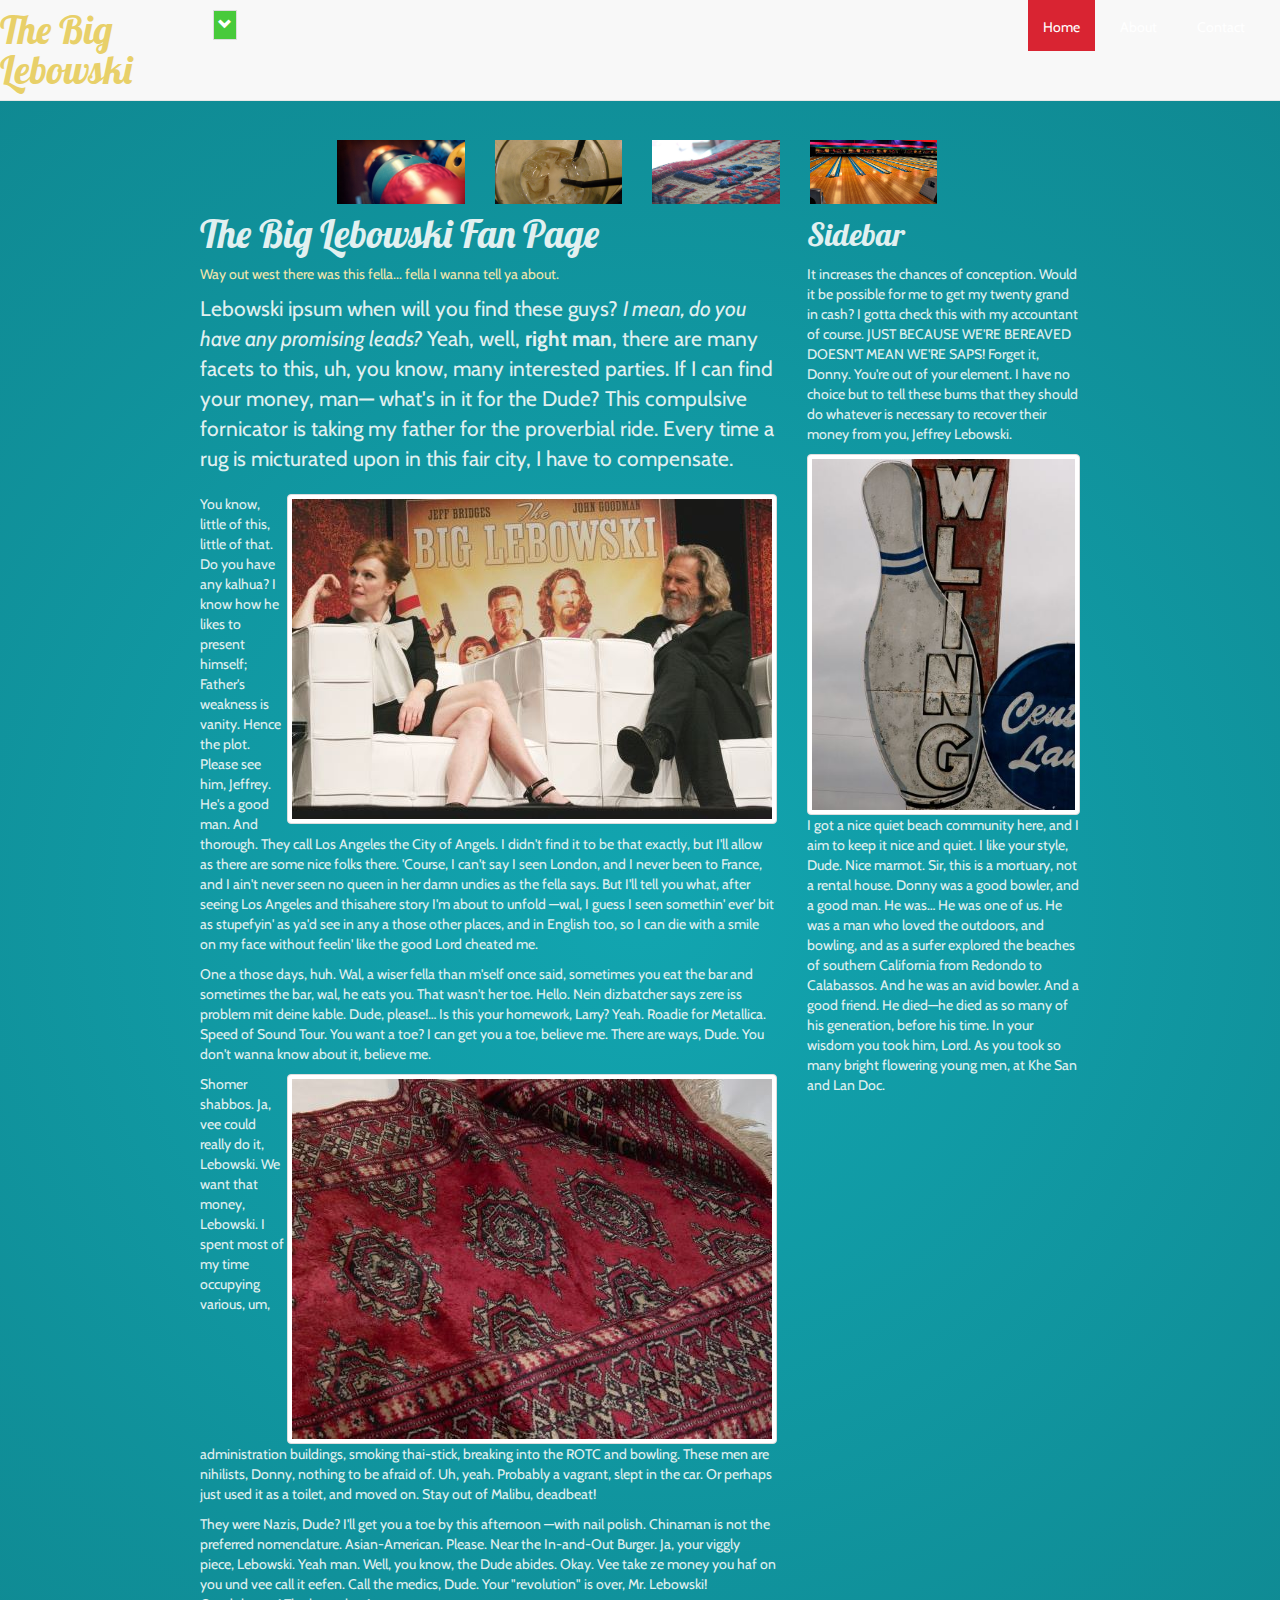
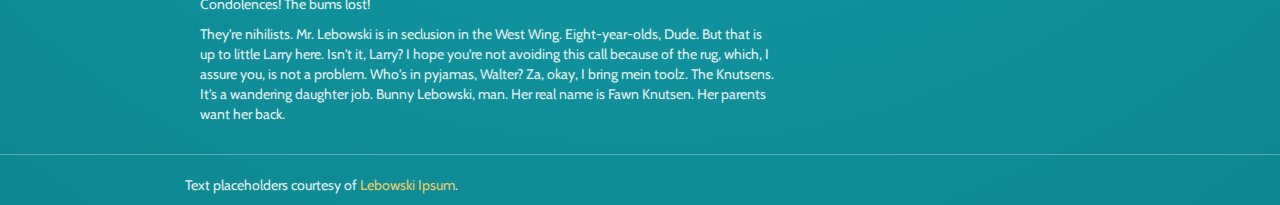
<file: Index.html>
﻿<!DOCTYPE html>
<html lang="en">
<head>
  <meta charset="utf-8" />
  <meta name="viewport" content="width=device-width, initial-scale=1.0">
	<title>The Big Lebowski</title>
	<link rel="stylesheet" href="css/bootstrap.min.css">
	<link rel="stylesheet" href="css/amelia-bootstrap.min.css">
  <link rel="stylesheet" href="css/site.css">
</head>
<body>
	
  <div id="page">

    <!-- HEADER -->
    <header class="container">
      <div id="menu" class="navbar navbar-default navbar-fixed-top">
        <div class="navbar-header">
  				<button class="btn btn-success navbar-toggle" data-toggle="collapse" data-target=".navbar-collapse"> <span class="glyphicon glyphicon glyphicon-chevron-down"></span> </button>
  				<div id="logo">
  					<a href='Index.html'><h1>The Big Lebowski</h1></a>
  				</div>
        </div>
          <div class="navbar-collapse collapse">
  					<ul class="nav navbar-nav navbar-right">
  						<li class="nav active"><a href="Index.html">Home</a></li>
  						<li class="nav"><a href="About.html">About</a></li>
  						<li class="nav"><a href="Contact.html">Contact</a></li>
  					</ul>
          </div>
      </div>
    </header>
    <!-- HEADER ENDS -->
    <section id="body" class="container">
			
			<div class="row visible-md visible-lg">
				<img src="images/carousel-1.jpg" alt="1" class="col-md-2 col-md-offset-2">
				<img src="images/carousel-2.jpg" alt="2" class="col-md-2">
				<img src="images/carousel-3.jpg" alt="3" class="col-md-2">
				<img src="images/carousel-4.jpg" alt="4" class="col-md-2">
			</div>
			
      <section id="main" class="col-md-8 col-sm-9">

        <h1>The Big Lebowski Fan Page</h1>
				<p class="text-warning">Way out west there was this fella... fella I wanna tell ya about.</p>

        <p class="lead">Lebowski ipsum when will you find these guys? <em>I mean, do you have any promising leads?</em> Yeah, well, <strong>right man</strong>, there are many facets to this, uh, you know, many interested parties. If I can find your money, man— what's in it for the Dude? This compulsive fornicator is taking my father for the proverbial ride. Every time a rug is micturated upon in this fair city, I have to compensate.</p>

        <img src="images/lebowski-1.jpg" alt="Bowling" class="pull-right img-thumbnail"/>

        <p>You know, little of this, little of that. Do you have any kalhua? I know how he likes to present himself; Father's weakness is vanity. Hence the plot. Please see him, Jeffrey. He's a good man. And thorough. They call Los Angeles the City of Angels. I didn't find it to be that exactly, but I'll allow as there are some nice folks there. 'Course, I can't say I seen London, and I never been to France, and I ain't never seen no queen in her damn undies as the fella says. But I'll tell you what, after seeing Los Angeles and thisahere story I'm about to unfold —wal, I guess I seen somethin' ever' bit as stupefyin' as ya'd see in any a those other places, and in English too, so I can die with a smile on my face without feelin' like the good Lord cheated me.</p>

        <p>One a those days, huh. Wal, a wiser fella than m'self once said, sometimes you eat the bar and sometimes the bar, wal, he eats you. That wasn't her toe. Hello. Nein dizbatcher says zere iss problem mit deine kable. Dude, please!… Is this your homework, Larry? Yeah. Roadie for Metallica. Speed of Sound Tour. You want a toe? I can get you a toe, believe me. There are ways, Dude. You don't wanna know about it, believe me.</p>

        <img src="images/lebowski-3.jpg" alt="Rug" class="pull-right img-thumbnail"/>

        <p>Shomer shabbos. Ja, vee could really do it, Lebowski. We want that money, Lebowski. I spent most of my time occupying various, um, administration buildings, smoking thai-stick, breaking into the ROTC and bowling. These men are nihilists, Donny, nothing to be afraid of. Uh, yeah. Probably a vagrant, slept in the car. Or perhaps just used it as a toilet, and moved on. Stay out of Malibu, deadbeat!</p>

        <p>They were Nazis, Dude? I'll get you a toe by this afternoon —with nail polish. Chinaman is not the preferred nomenclature. Asian-American. Please. Near the In-and-Out Burger. Ja, your viggly piece, Lebowski. Yeah man. Well, you know, the Dude abides. Okay. Vee take ze money you haf on you und vee call it eefen. Call the medics, Dude. Your "revolution" is over, Mr. Lebowski! Condolences! The bums lost!</p>

        <p>They're nihilists. Mr. Lebowski is in seclusion in the West Wing. Eight-year-olds, Dude. But that is up to little Larry here. Isn't it, Larry? I hope you're not avoiding this call because of the rug, which, I assure you, is not a problem. Who's in pyjamas, Walter? Za, okay, I bring mein toolz. The Knutsens. It's a wandering daughter job. Bunny Lebowski, man. Her real name is Fawn Knutsen. Her parents want her back.</p>
      </section>

      <section id="sidebar" class="col-md-4 col-sm-3">
        <h2>Sidebar</h2>
        <p>It increases the chances of conception. Would it be possible for me to get my twenty grand in cash? I gotta check this with my accountant of course. JUST BECAUSE WE'RE BEREAVED DOESN'T MEAN WE'RE SAPS! Forget it, Donny. You're out of your element. I have no choice but to tell these bums that they should do whatever is necessary to recover their money from you, Jeffrey Lebowski.</p>
        <img src="images/lebowski-2.jpg" alt="Rules" class="img-thumbnail"/>


        <p>I got a nice quiet beach community here, and I aim to keep it nice and quiet. I like your style, Dude. Nice marmot. Sir, this is a mortuary, not a rental house. Donny was a good bowler, and a good man. He was… He was one of us. He was a man who loved the outdoors, and bowling, and as a surfer explored the beaches of southern California from Redondo to Calabassos. And he was an avid bowler. And a good friend. He died—he died as so many of his generation, before his time. In your wisdom you took him, Lord. As you took so many bright flowering young men, at Khe San and Lan Doc.</p>
      </section>
    </section>
    <hr />
    <footer class="container">
      <p>Text placeholders courtesy of <a href="http://www.lebowskiipsum.com/">Lebowski Ipsum</a>.</p>

    </footer>
  </div>

  <script src="https://ajax.googleapis.com/ajax/libs/jquery/1.12.4/jquery.min.js"></script>
	<script src="js/bootstrap.min.js"></script>
</body>
</html>
</file>
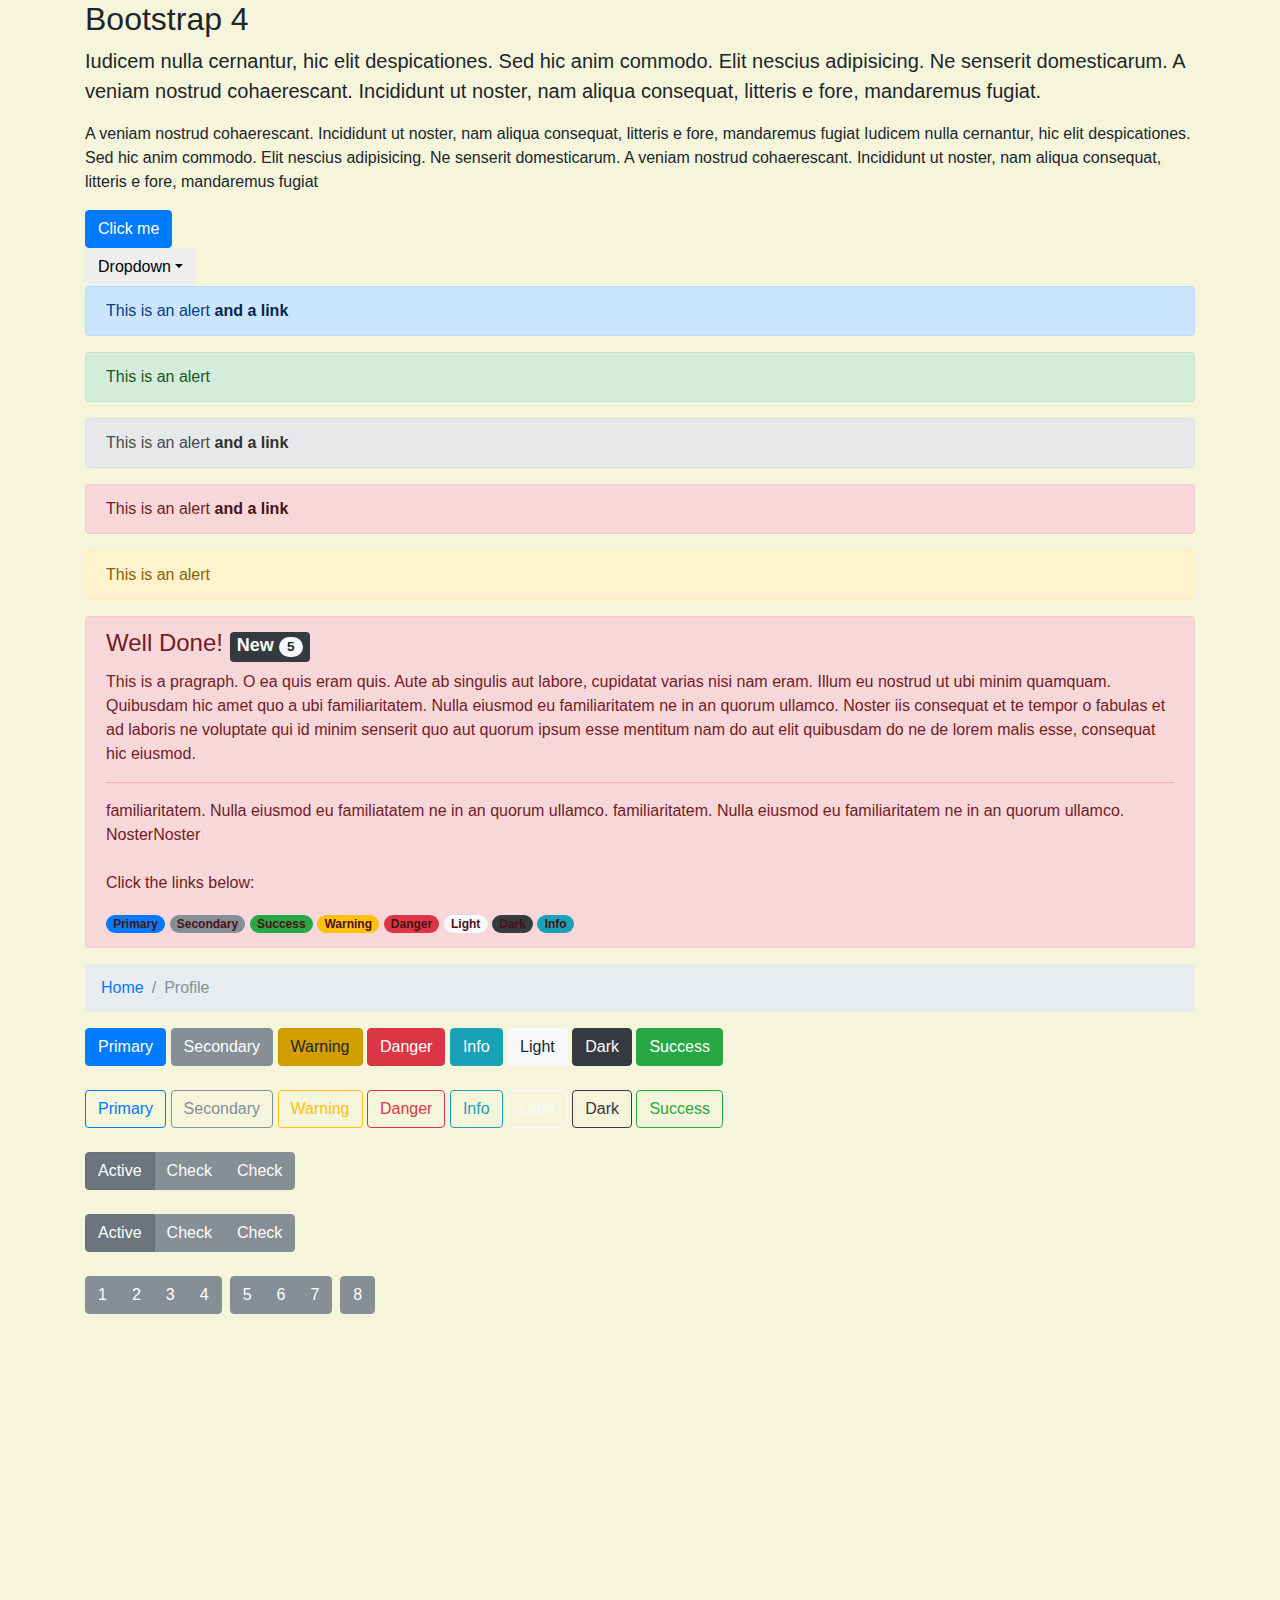
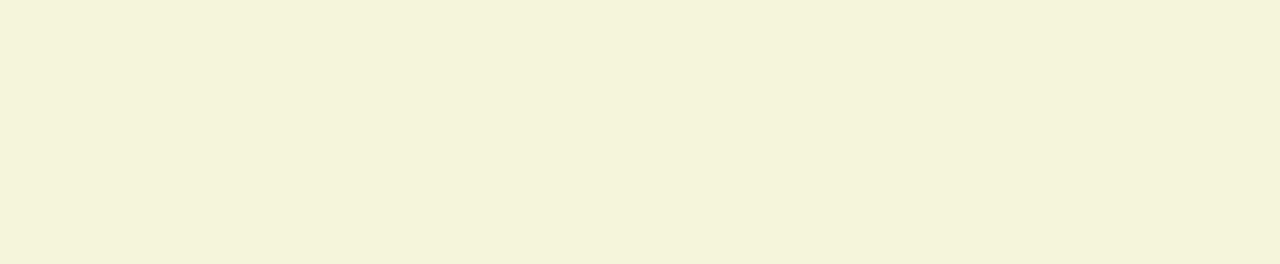
<file: 03/index.html>
<!doctype html>
<html>
	<head>
		<title>Index</title>
		<meta name="viewport" content="width=device-width, initial-scale=1.0">
		<link href="css/bootstrap.min.css" rel="stylesheet">
		<link href="css/style.css" rel="stylesheet">
	</head>
	<body>
		<div class="container">
		
		<h2>Bootstrap 4</h2>
		<p class="lead"> Iudicem nulla cernantur, hic elit despicationes. Sed hic anim commodo. Elit nescius adipisicing. Ne senserit domesticarum. A veniam nostrud cohaerescant. Incididunt ut noster, nam aliqua consequat, litteris e fore, mandaremus fugiat.  </p>
		
		<p>A veniam nostrud cohaerescant. Incididunt ut noster, nam aliqua consequat, litteris e fore, mandaremus fugiat Iudicem nulla cernantur, hic elit despicationes. Sed hic anim commodo. Elit nescius adipisicing. Ne senserit domesticarum. A veniam nostrud cohaerescant. Incididunt ut noster, nam aliqua consequat, litteris e fore, mandaremus fugiat </p>
		
		<button class="btn btn-primary">Click me</button>
		
		<div class="dropdown">
				<button class="btn btn-default dropdown-toggle" type="botton" data-toggle="dropdown" area-expanded="true" area-haspopup="true" id="dropdownMenu1">Dropdown<span class="caret"></span></button>
				<ul class="dropdown-menu" arealabelledby="dropdownMenu1">
					<li><a href="#">Action</a></li>
					<li><a href="#">Another action</a></li>
					<li><a href="#">Something else here</a></li>
					<li role="seperator" class="divider"></li>
					<li><a href="#">Seperated Link</a></li>
				</ul>
			</div>
		
		<div class="alert alert-primary">
			This is an alert <a href="#" class="alert-link">and a link</a>
		</div>
		<div class="alert alert-success">
			This is an alert
		</div>
		<div class="alert alert-secondary">
			This is an alert <a href="#" class="alert-link">and a link</a>
		</div>
		<div class="alert alert-danger">
			This is an alert <a href="#" class="alert-link">and a link</a>
		</div>
		<div class="alert alert-warning">
			This is an alert
		</div>
		<div class="alert alert-danger">
			<h4 class="alert-heading">Well Done! <span class="badge badge-dark"> New <span class="badge badge-light badge-pill"> 5 </span></span></h4>
			<p> This is a pragraph. O ea quis eram quis. Aute ab singulis aut labore, cupidatat varias nisi nam 
				eram. Illum eu nostrud ut ubi minim quamquam. Quibusdam hic amet quo a ubi 
				familiaritatem. Nulla eiusmod eu familiaritatem ne in an quorum ullamco. Noster 
				iis consequat et te tempor o fabulas et ad laboris ne voluptate qui id minim 
				senserit quo aut quorum ipsum esse mentitum nam do aut elit quibusdam do ne de 
				lorem malis esse, consequat hic eiusmod.</p>
			<hr>
			<p class="mb-0">familiaritatem. Nulla eiusmod eu familiatatem ne in an quorum ullamco. familiaritatem. Nulla eiusmod eu familiaritatem ne in an quorum ullamco. NosterNoster</p>
			<br>
			<p> Click the links below:</p>
			<a href="#" class="alert-link badge badge-pill badge-primary"> Primary </a>
			<a href="#" class="alert-link badge badge-pill badge-secondary"> Secondary </a>
			<a href="#" class="alert-link badge badge-pill badge-success"> Success </a>
			<a href="#" class="alert-link badge badge-pill badge-warning"> Warning </a>
			<a href="#" class="alert-link badge badge-pill badge-danger"> Danger </a>
			<a href="#" class="alert-link badge badge-pill badge-light"> Light </a>
			<a href="#" class="alert-link badge badge-pill badge-dark"> Dark </a>
			<a href="#" class="alert-link badge badge-pill badge-info"> Info </a>
		</div>
			
		<div area-label="breadcrumb">
			<ol class="breadcrumb">
				<li class="breadcrumb-item"><a href="#">Home</a></li>
				<li class="breadcrumb-item active">Profile</li>
			</ol>
		</div>
			
		<button class="btn btn-primary">Primary</button>
		<button class="btn btn-secondary">Secondary</button>
		<button class="btn btn-warning active" area-pressed="true" data-toggle="button">Warning</button>
		<button class="btn btn-danger">Danger</button>
		<button class="btn btn-info">Info</button>
		<button class="btn btn-light">Light</button>
		<button class="btn btn-dark">Dark</button>
		<button class="btn btn-success">Success</button>
			
		<br/><br/>
		<button class="btn btn-outline-primary">Primary</button>
		<button class="btn btn-outline-secondary">Secondary</button>
		<button class="btn btn-outline-warning">Warning</button>
		<button class="btn btn-outline-danger">Danger</button>
		<button class="btn btn-outline-info">Info</button>
		<button class="btn btn-outline-light">Light</button>
		<button class="btn btn-outline-dark">Dark</button>
		<button class="btn btn-outline-success">Success</button>
			
		<br/><br/>
		<div class="btn-group btn-group-toggle" data-toggle="buttons">
			<label class="btn btn-secondary active">
				<input type="checkbox" checked autocomplete="off"> Active
			</label>
			<label class="btn btn-secondary">
				<input type="checkbox" autocomplete="off"> Check
			</label>
			<label class="btn btn-secondary">
				<input type="checkbox" autocomplete="off"> Check
			</label>
		</div>
			
			<br/><br/>
		<div class="btn-group btn-group-toggle" data-toggle="buttons">
			<label class="btn btn-secondary active">
				<input type="radio" checked autocomplete="off"> Active
			</label>
			<label class="btn btn-secondary">
				<input type="radio" autocomplete="off"> Check
			</label>
			<label class="btn btn-secondary">
				<input type="radio" autocomplete="off"> Check
			</label>
		</div>
			
		<br><br>
			<div class="btn-toolbar" role="toolbar" aria-label="Toolbar with button groups">
  <div class="btn-group mr-2" role="group" aria-label="First group">
    <button type="button" class="btn btn-secondary">1</button>
    <button type="button" class="btn btn-secondary">2</button>
    <button type="button" class="btn btn-secondary">3</button>
    <button type="button" class="btn btn-secondary">4</button>
  </div>
  <div class="btn-group mr-2" role="group" aria-label="Second group">
    <button type="button" class="btn btn-secondary">5</button>
    <button type="button" class="btn btn-secondary">6</button>
    <button type="button" class="btn btn-secondary">7</button>
  </div>
  <div class="btn-group" role="group" aria-label="Third group">
    <button type="button" class="btn btn-secondary">8</button>
  </div>
</div>
			
		
		</div>  <!-- CONTAINER -->
		
		
		
		<div class="lastDiv"></div>
		
		
		
		<script src="https://code.jquery.com/jquery-3.2.1.slim.min.js" integrity="sha384-KJ3o2DKtIkvYIK3UENzmM7KCkRr/rE9/Qpg6aAZGJwFDMVNA/GpGFF93hXpG5KkN" crossorigin="anonymous"></script>
		<script src="https://cdnjs.cloudflare.com/ajax/libs/popper.js/1.12.9/umd/popper.min.js" integrity="sha384-ApNbgh9B+Y1QKtv3Rn7W3mgPxhU9K/ScQsAP7hUibX39j7fakFPskvXusvfa0b4Q" crossorigin="anonymous"></script>
		<script type="text/javascript" src="js/bootstrap.min.js"></script>
	</body>
</html>
</file>
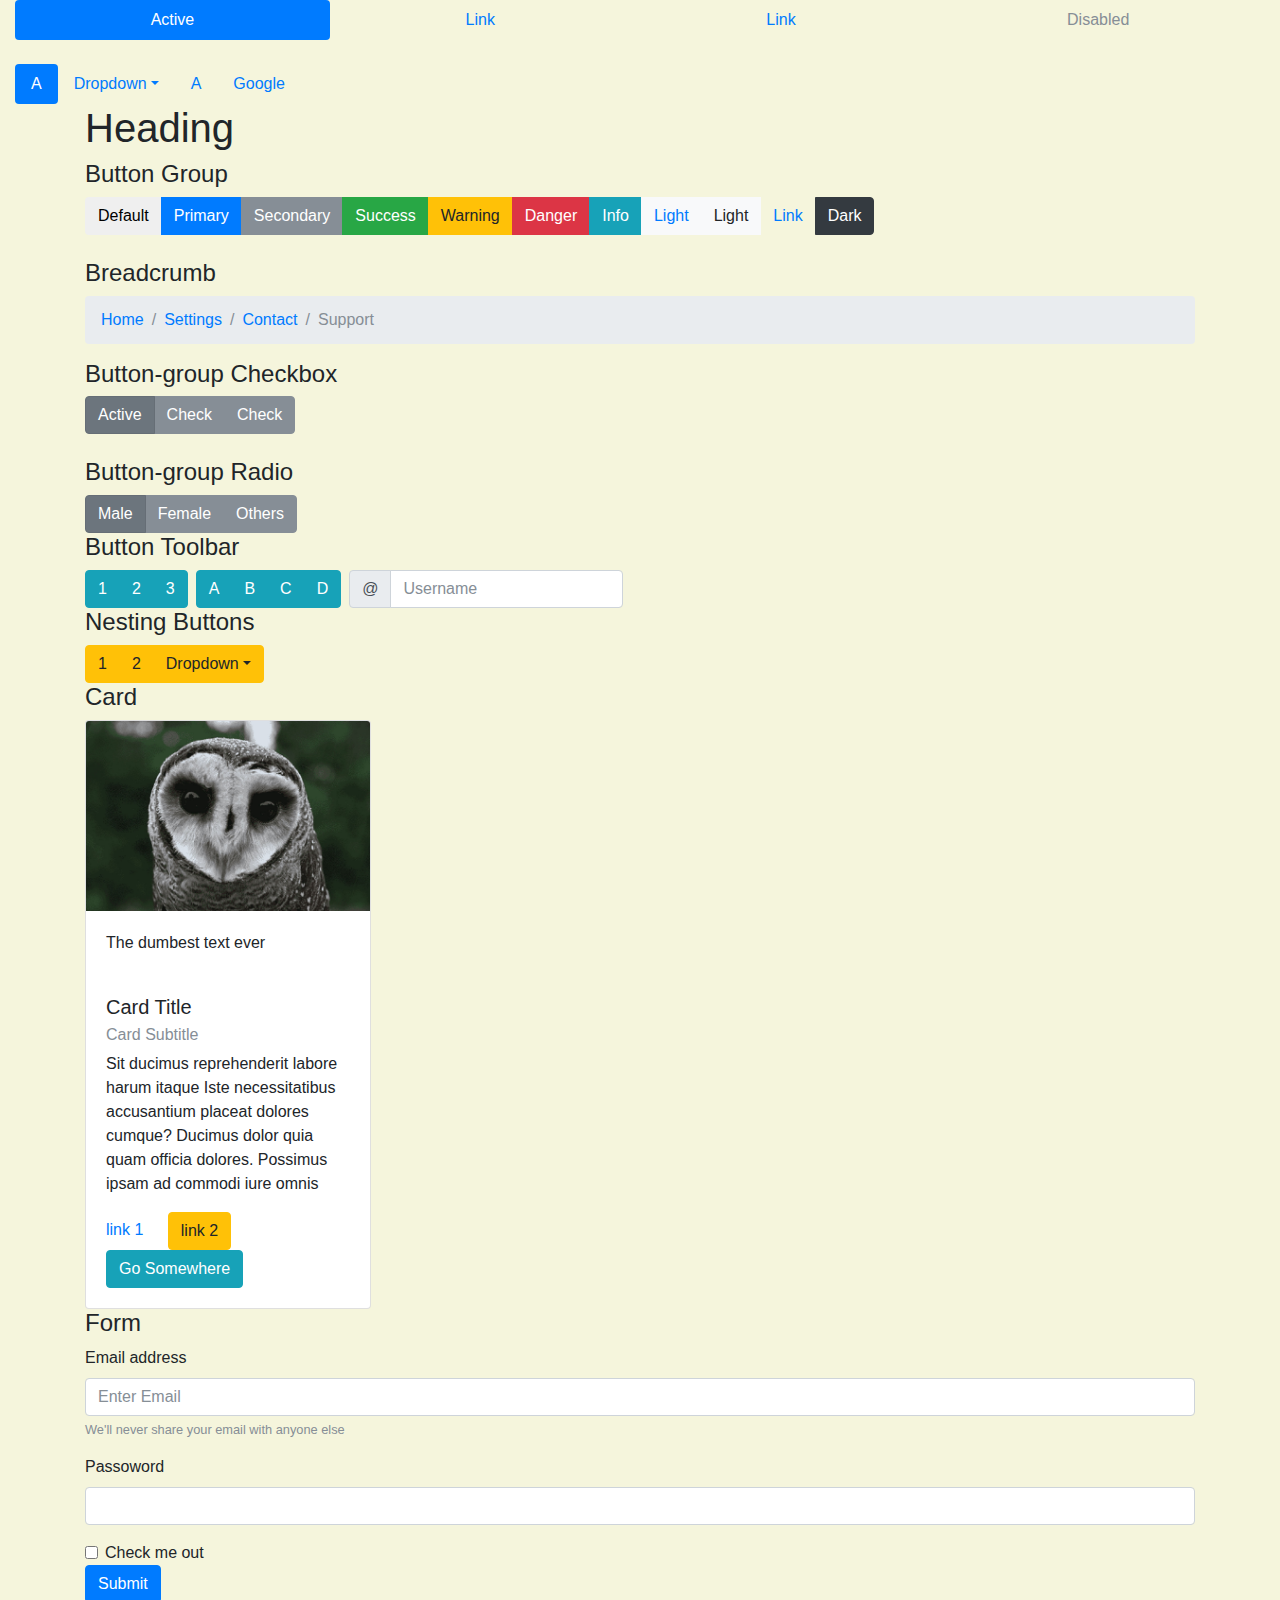
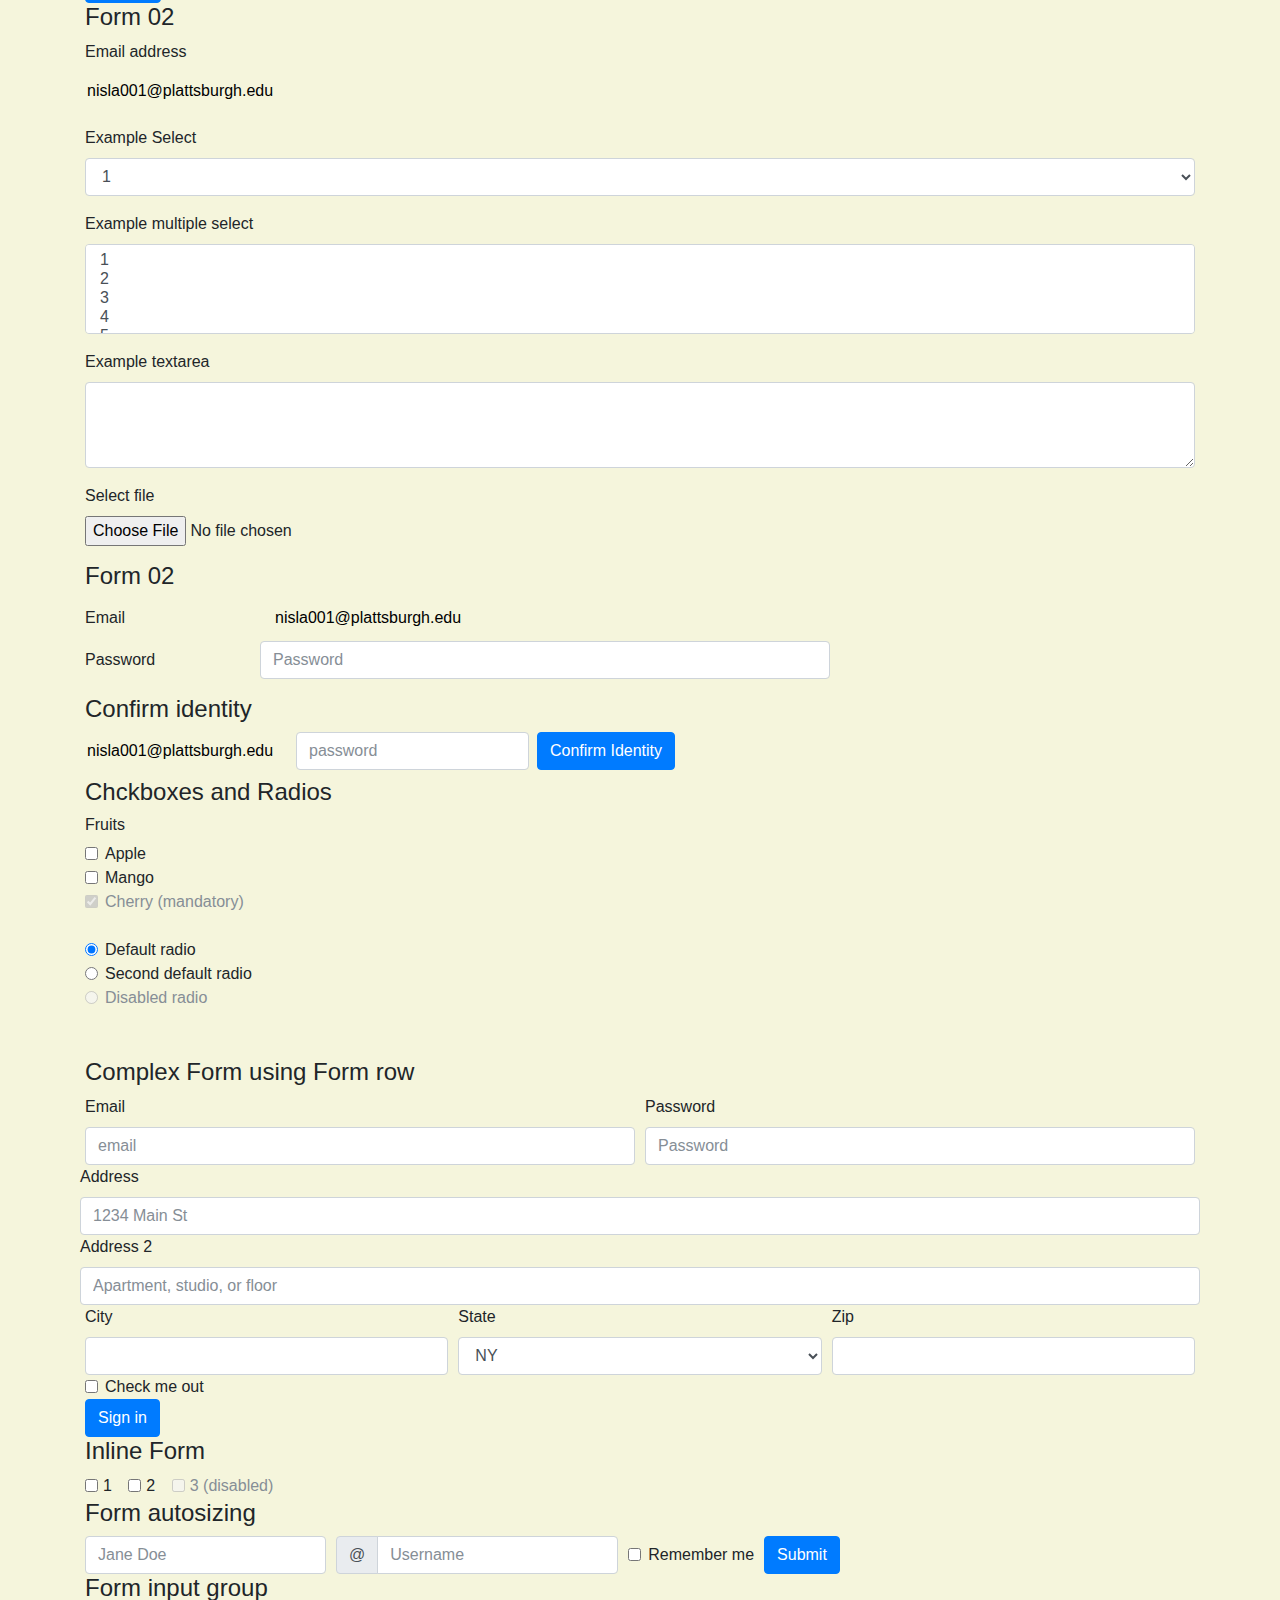
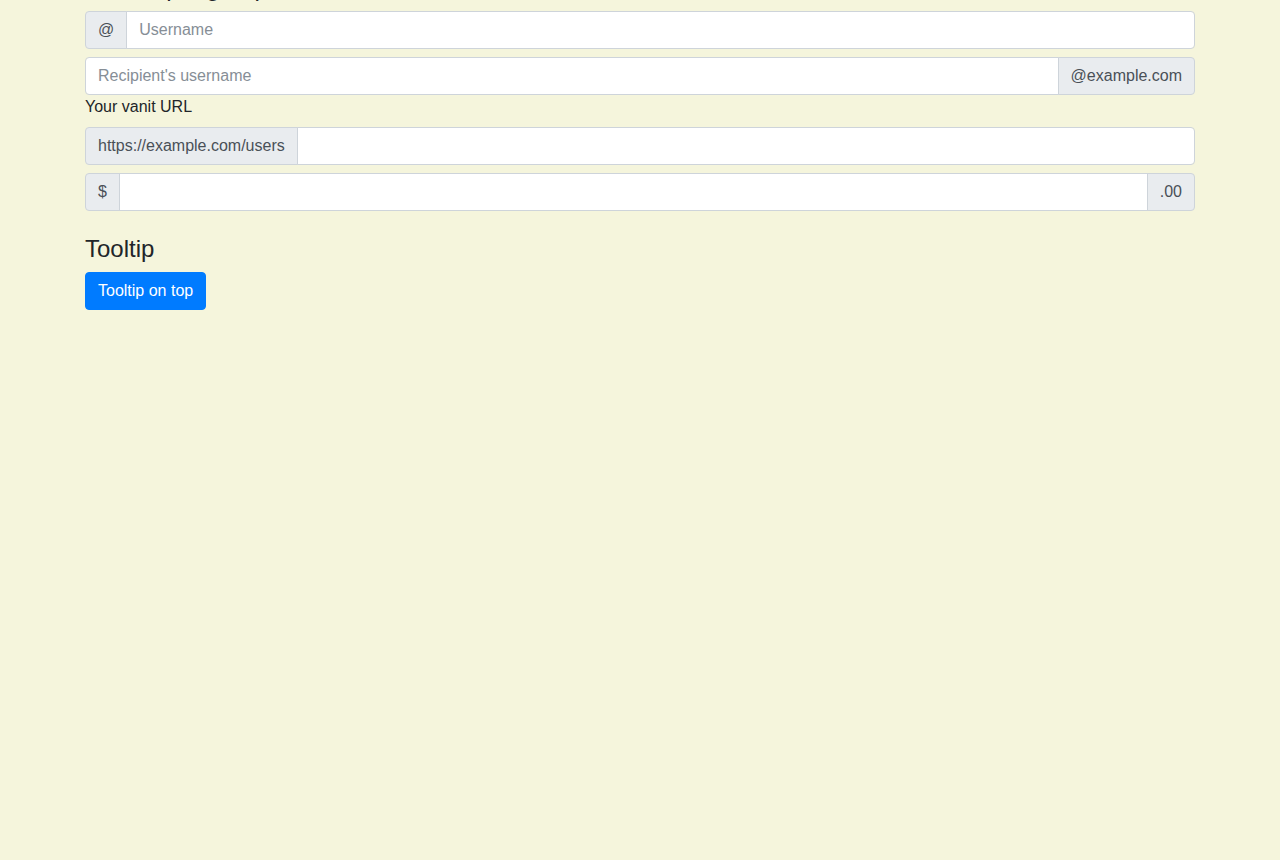
<file: 04-practice/index.html>
<!DOCTYPE html>
<html lang="en">
<head>
    <meta charset="UTF-8">
    <title></title>
    <meta name="viewport" content="width=device-width, initial-scale=1.0">
    <link rel="stylesheet" href="css/bootstrap.min.css">
    <link rel="stylesheet" href="css/style.css">
</head>
<body>
    <div class="container-fluid">
        <nav class="nav nav-pills nav-fill">
            <a class="nav-item nav-link active" href="#">Active</a>
            <a class="nav-item nav-link" href="#">Link</a>
            <a class="nav-item nav-link" href="#">Link</a>
            <a class="nav-item nav-link disabled" href="#">Disabled</a>
        </nav>
    </div>
    <br>
    <div class="container-fluid">
        <nav>
            <ul class="nav nav-pills">
                <li class="nav-item">
                    <a class="nav-link active" href="#">A</a>
                </li>
                <li class="nav-item dropdown">
                    <a class="nav-link dropdown-toggle" href="#" role="dropdown" data-toggle="dropdown" aria-haspopup="true" aria-expanded="false">Dropdown</a>
                    <div class="dropdown-menu">
                        <a class="dropdown-item" href="#">Action</a>
                        <a class="dropdown-item" href="#">Another action</a>
                        <a class="dropdown-item" href="#">Something else here</a>
                        <div class="dropdown-divider"></div>
                        <a class="dropdown-item" href="#">Seperated Link</a>
                    </div>
                </li>
                <li class="nav-item">
                    <a class="nav-link" href="#">A</a>
                </li>
                <li class="nav-item">
                    <a class="nav-link" href="http://www.google.com">Google</a>
                </li>
            </ul>
        </nav>
    </div>

    <div class="container">
        <h1>Heading</h1>
        <h4>Button Group</h4>
        <div class="btn-group" role="group" aria-label="Basic Example">
            <button class="btn btn-default">Default</button>
            <button class="btn btn-primary">Primary</button>
            <button class="btn btn-secondary">Secondary</button>
            <button class="btn btn-success">Success</button>
            <button class="btn btn-warning">Warning</button>
            <button class="btn btn-danger">Danger</button>
            <button class="btn btn-info">Info</button>
            <button class="btn btn-light"><a href="http://www.google.com">Light</a></button>
            <button class="btn btn-light">Light</button>
            <button class="btn btn-link">Link</button>
            <button class="btn btn-dark">Dark</button>
        </div>
        <br><br>
        <h4>Breadcrumb</h4>
        <nav aria-label="breadcrumb">
            <ol class="breadcrumb">
                <li class="breadcrumb-item"><a href="#">Home</a></li>
                <li class="breadcrumb-item"><a href="#">Settings</a></li>
                <li class="breadcrumb-item"><a href="#">Contact</a></li>
                <li class="breadcrumb-item active">Support</li>
            </ol>
        </nav>

          
        <h4>Button-group Checkbox</h4>
        <div class="btn-group btn-group-toggle" data-toggle="buttons" role="group">
            <label class="btn btn-secondary active">
                <input type="checkbox" checked autocomplete="off">Active
            </label>
            <label class="btn btn-secondary">
                <input type="checkbox" autocomplete="off">Check
            </label>
            <label class="btn btn-secondary">
                <input type="checkbox" autocomplete="off">Check
            </label>
        </div>
        <br><br>

        <h4>Button-group Radio</h4>
        <div class="btn-group btn-group-toggle" data-toggle="buttons">
            <label class="btn btn-secondary active">
                <input type="radio" autocomplete="off">Male
            </label>
            <label class="btn btn-secondary">
                <input type="radio" autocomplete="off">Female
            </label>
            <label class="btn btn-secondary">
                <input type="radio" autocomplete="off">Others
            </label>
        </div>

        <h4>Button Toolbar</h4>
        <div class="btn-toolbar" role="toolbar">
            <div class="btn-group mr-2" role="group">
                <button class="btn btn-info">1</button>    
                <button class="btn btn-info">2</button>    
                <button class="btn btn-info">3</button>    
            </div>
            <div class="btn-group mr-2" role="group">
                <button class="btn btn-info">A</button>    
                <button class="btn btn-info">B</button>    
                <button class="btn btn-info">C</button>    
                <button class="btn btn-info">D</button>    
            </div>
            <div class="input-group">
                <div class="input-group-prepend">
                    <div class="input-group-text">@</div>
                </div>
                <input type="text" class="form-control" placeholder="Username">
            </div>
        </div>

        <h4>Nesting Buttons</h4>
        <div class="btn-group">
            <button class="btn btn-warning">1</button>
            <button class="btn btn-warning">2</button>
            <div class="btn-group">
                <button class="btn btn-warning dropdown-toggle" data-toggle="dropdown" aria-haspopup="true" aria-expanded="true">Dropdown</button>
                <div class="dropdown-menu">
                    <a href="http://www.google.com" class="dropdown-item">link 1</a>
                    <a href="#" class="dropdown-item">link 2</a>
                </div>
            </div>
        </div>

        <h4>Card</h4>
        <div class="card" style="width:286px;">
            <img src="images/01.jpg" class="card-img-top" alt="">
            <div class="card-body">
                <p class="card-text">The dumbest text ever</p>
            </div>
            <div class="card-body">
                <h5 class="card-title">Card Title</h5>
                <h6 class="card-subtitle mb-2 text-muted">Card Subtitle</h6>
                <p class="card-text">Sit ducimus reprehenderit labore harum itaque Iste necessitatibus accusantium placeat dolores cumque? Ducimus dolor quia quam officia dolores. Possimus ipsam ad commodi iure omnis </p>
                <a class="card-link" href="#">link 1</a>
                <a class="card-link btn btn-warning" href="#">link 2</a>
                <a class="btn btn-info" href="#">Go Somewhere</a>
            </div>
        </div>

        <h4>Form</h4>
        <form>
            <div class="form-group">
                <label for="exampleInputEmail1">Email address</label>
                <input class="form-control" type="email" placeholder="Enter Email" id="exampleInputEmail1" aria-describedby="emailHelp">
                <small id="emailHelp" class="form-text text-muted">We'll never share your email with anyone else</small>
            </div>
            <div class="form-group">
                <label for="examplePassword1">Passoword</label>
                <input id="examplePassword1" class="form-control" type="password" placeholdr="Password">
            </div>
            <div class="form-check">
                <input class="form-check-input" id="exampleCheck1" type="checkbox">
                <label class="form-check-label" for="exampleCheck1">Check me out</label>
            </div>
            <button class="btn btn-primary" type="submit">Submit</button>
        </form>

        <h4>Form 02</h4>
        <form>
            <div class="form-group">
                <label for="exampleEmail1">Email address</label>
                <input id="exampleEmail1" class="form-control-plaintext" type="email" value="nisla001@plattsburgh.edu" readonly>
            </div>
            <div class="form-group">
                <label for="exampleSelect1">Example Select</label>
                <select class="form-control" id="exampleSelect1" name="">
                    <option value="1">1</option>
                    <option value="2">2</option>
                    <option value="3">3</option>
                    <option value="4">4</option>
                    <option value="5">5</option>
                </select>
            </div>
            <div class="form-group">
                <label for="exampleMultilpleSelect">Example multiple select</label>
                <select multiple class="form-control" id="exampleMultipleSelect" name="">
                    <option value="1">1</option>
                    <option value="2">2</option>
                    <option value="3">3</option>
                    <option value="4">4</option>
                    <option value="5">5</option>
                </select>
            </div>
            <div class="form-group">
                <label for="exampleTextarea1">Example textarea</label>
                <textarea id="exampleTextarea1" class="form-control" name="" rows="3"></textarea>
            </div>
            <div class="form-group">
                <label for="exampleInputFile1">Select file</label>
                <input id="exampleInputFile1" class="form-control-file" type="file">
            </div>
        </form>
    
        <h4>Form 02</h4>
        <form>
            <div class="form-group row mb-1">
                <label class="col-sm-2 col-form-label" for="staticEmail">Email</label>
                <input class="form-control-plaintext col-sm-6" id="staticEmail" type="email" value="nisla001@plattsburgh.edu">
            </div>
            <div class="form-group row">
                <label class="col-sm-2 col-form-label" for="examplePassword1">Password</label>
                <input class="form-control col-sm-6" type="password" placeholder="Password">
            </div>
        </form>
        
        <h4>Confirm identity</h4>
        <form class="form-inline">
            <div class="form-group mb-2">
                <input class="form-control-plaintext" type="email" value="nisla001@plattsburgh.edu" readonly>
            </div>
            <div class="form-group mb-2 mr-2">
                <input class="form-control" type="password" placeholder="password">
            </div>
            <button class="btn btn-primary mb-2" type="submit">Confirm Identity</button>
        </form>

        <h4>Chckboxes and Radios</h4>
        <h6>Fruits</h6>
        <form>
            <div class="form-check">
                <input class="form-check-input" type="checkbox" id="apple" value="apple">
                <label class="form-check-label" for="apple">Apple</label>
            </div>
            <div class="form-check">
                <input class="form-check-input" type="checkbox" id="mango" value="mango">
                <label class="form-check-label" for="mango">Mango</label>
            </div>
            <div class="form-check">
                <input class="form-check-input" type="checkbox" id="cherry" checked disabled>
                <label class="form-check-label text-muted" for="cherry">Cherry (mandatory)</label>
            </div>
        </form>
        
        <br>

        <form>
            <div class="form-check">
                <input class="form-check-input" id="exampleRadio1" type="radio" checked>
                <label class="form-check-label" for="exampleRadio1">Default radio</label>
            </div>
            <div class="form-check">
                <input class="form-check-input" id="exampleRadio2" type="radio">
                <label class="form-check-label" for="exampleRadio2">Second default radio</label>
            </div>
            <div class="form-check">
                <input class="form-check-input" id="exampleRadio3" type="radio" disabled>
                <label class="form-check-label" for="exampleRadio3">Disabled radio</label>
            </div>
        </form>

        <br><br>

        <h4>Complex Form using Form row</h4>
        <form>
            <div class="form-row">
                <div class="col">
                    <label for="email1">Email</label>
                    <input class="form-control" id="email1" type="email" placeholder="email">
                </div>
                <div class="col">
                    <label for="password1">Password</label>
                    <input class="form-control" id="password1" type="password" placeholder="Password">
                </div>
            </div>
            <div class="form-row">
                <label for="address1">Address</label>
                <input class="form-control" id="address1" type="text" placeholder="1234 Main St">
            </div>
            <div class="form-row">
                <label for="address2">Address 2</label>
                <input class="form-control" id="address2" type="text" placeholder="Apartment, studio, or floor">
            </div>
            <div class="form-row">
                <div class="col">
                    <label for="city1">City</label>
                    <input class="form-control" id="city1" type="text">
                </div>
                <div class="col">
                    <label for="state1">State</label>
                    <select class="form-control" id="" name="">
                        <option value="new-york">NY</option>
                        <option value="texas">TX</option>
                        <option value="massachusets">MS</option>
                    </select>
                </div>
                <div class="col">
                    <label for="zip1">Zip</label>
                    <input class="form-control" id="city1" type="text">
                </div>
            </div>
            <div class="form-check">
                <input class="form-check-input" id="checkMeOut" type="checkbox">
                <label class="form-check-label" for="checkMeOut">Check me out</label>
            </div>
            <button class="btn btn-primary" type="submit">Sign in</button>
        </form>

        <h4>Inline Form</h4>
        <form>
            <div class="form-check form-check-inline">
                <input class="form-check-input" id="check1" type="checkbox">
                <label class="form-check-label" for="check1">1</label>
            </div>
            <div class="form-check form-check-inline">
                <input class="form-check-input" id="check2" type="checkbox">
                <label class="form-check-label" for="check2">2</label>
            </div>
            <div class="form-check form-check-inline">
                <input class="form-check-input" id="check3" type="checkbox" disabled>
                <label class="form-check-label text-muted" for="check3">3 (disabled)</label>
            </div>
        </form>

        <h4>Form autosizing</h4>
        <form>
            <div class="form-row align-items-center">
                <div class="col-auto">
                    <label class="sr-only" for="email1">Email</label>
                    <input id="email1" class="form-control mr-2" type="text" placeholder="Jane Doe">
                </div>
                <div class="col-auto">
                    <label class="sr-only" for="username1">Username</label>
                    <div class="input-group mr-2">
                        <div class="input-group-prepend"><div class="input-group-text">@</div></div>
                        <input class="form-control" type="text" placeholder="Username">
                    </div>
                </div>
                <div class="col-auto">
                    <div class="form-check">
                        <input id="remember" class="form-check-input" type="checkbox">
                        <label class="form-check-label" for="remember">Remember me</label>
                    </div>
                </div>
                <div class="col-auto">
                    <button class="btn btn-primary" type="button">Submit</button>
                </div>
            </div>
        </form>

        <h4>Form input group</h4>
        <form>
            <div class="input-group mb-2">
                <div class="input-group-prepend">
                    <div class="input-group-text">@</div>
                </div>
                <input class="form-control" type="text" placeholder="Username">
            </div>
            <div class="input-group">
                <input class="form-control" type="text" placeholder="Recipient's username">
                <div class="input-group-append">
                    <div class="input-group-text">@example.com</div>
                </div>
            </div>
            <label for="vanityUrl">Your vanit URL</label>
            <div class="input-group mb-2">
                <div class="input-group-prepend">
                    <div class="input-group-text">https://example.com/users</div>
                </div>
                <input id="vanityUrl" class="form-control" type="text">
            </div>
            <div class="input-group">
                <div class="input-group-prepend"><div class="input-group-text">$</div></div>
                <input class="form-control" type="text">
                <div class="input-group-append"><div class="input-group-text">.00</div></div>
            </div>
        </form>
        
        <br>
        
        <h4>Tooltip</h4>
        <button class="btn btn-primary" type="button" data-toggle="tooltip" data-placement="top" title="tooltip on top">Tooltip on top</button>





        <div class="lastDiv"></div>


        </div>  <!-- CONTAINER END -->









        <script src="https://code.jquery.com/jquery-3.2.1.slim.min.js" integrity="sha384-KJ3o2DKtIkvYIK3UENzmM7KCkRr/rE9/Qpg6aAZGJwFDMVNA/GpGFF93hXpG5KkN" crossorigin="anonymous"></script>
        <script src="https://cdnjs.cloudflare.com/ajax/libs/popper.js/1.12.9/umd/popper.min.js" integrity="sha384-ApNbgh9B+Y1QKtv3Rn7W3mgPxhU9K/ScQsAP7hUibX39j7fakFPskvXusvfa0b4Q" crossorigin="anonymous"></script>
        <script type="text/javascript" src="js/bootstrap.min.js"></script>
    </body>
</html>
</file>
<file: css/site.css>
body {
	margin-top: 140px;
}
</file>
<file: 03/css/style.css>
body {
	background-color: beige;
}

.lastDiv {
	margin-bottom: 550px;
}
</file>
<file: 04-practice/css/style.css>
body {
	background-color: beige;
}

.lastDiv {
	margin-bottom: 550px;
}
</file>
